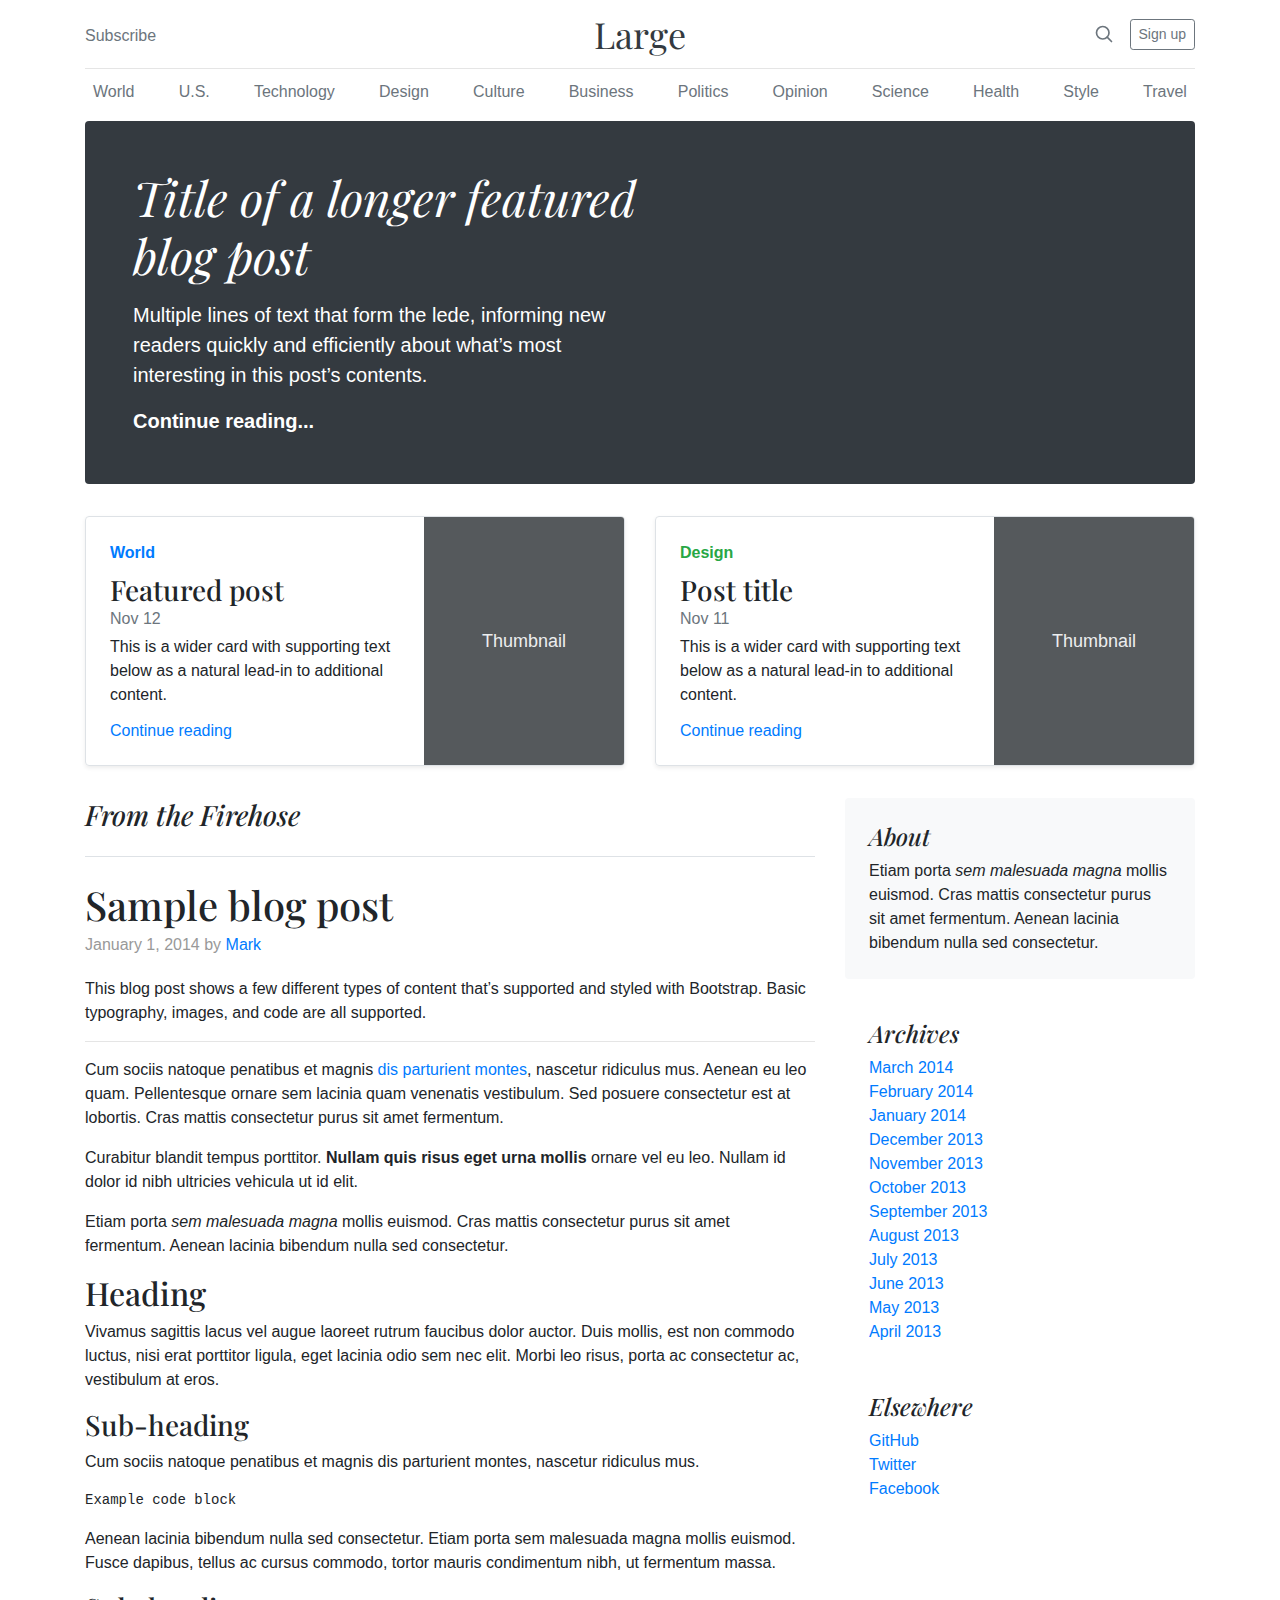
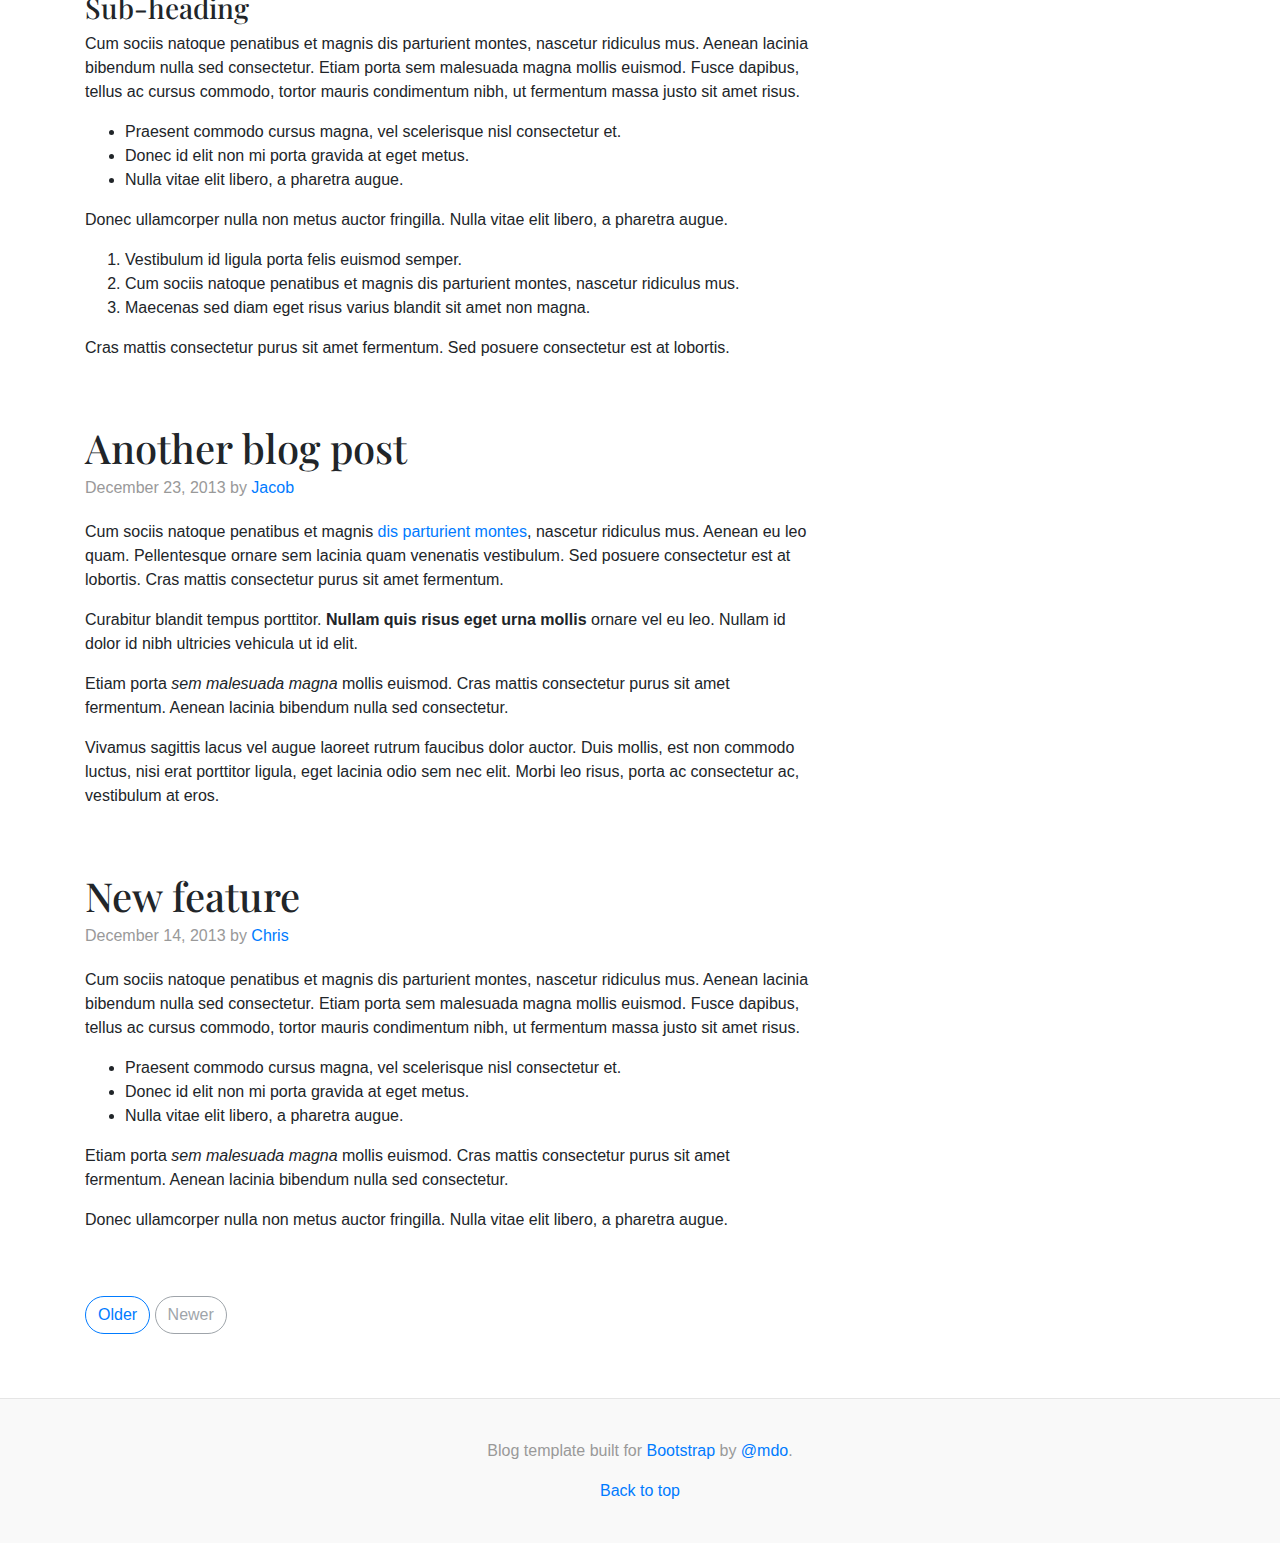
<file: static/assets/bootstrap-4.5.2-examples/blog/index.html>
<!doctype html>
<html lang="en">
  <head>
    <meta charset="utf-8">
    <meta name="viewport" content="width=device-width, initial-scale=1, shrink-to-fit=no">
    <meta name="description" content="">
    <meta name="author" content="Mark Otto, Jacob Thornton, and Bootstrap contributors">
    <meta name="generator" content="Jekyll v4.1.1">
    <title>Blog Template · Bootstrap</title>

    <link rel="canonical" href="https://getbootstrap.com/docs/4.5/examples/blog/">

    <!-- Bootstrap core CSS -->
<link href="../assets/dist/css/bootstrap.min.css" rel="stylesheet">

    <style>
      .bd-placeholder-img {
        font-size: 1.125rem;
        text-anchor: middle;
        -webkit-user-select: none;
        -moz-user-select: none;
        -ms-user-select: none;
        user-select: none;
      }

      @media (min-width: 768px) {
        .bd-placeholder-img-lg {
          font-size: 3.5rem;
        }
      }
    </style>
    <!-- Custom styles for this template -->
    <link href="https://fonts.googleapis.com/css?family=Playfair+Display:700,900" rel="stylesheet">
    <!-- Custom styles for this template -->
    <link href="blog.css" rel="stylesheet">
  </head>
  <body>
    <div class="container">
  <header class="blog-header py-3">
    <div class="row flex-nowrap justify-content-between align-items-center">
      <div class="col-4 pt-1">
        <a class="text-muted" href="#">Subscribe</a>
      </div>
      <div class="col-4 text-center">
        <a class="blog-header-logo text-dark" href="#">Large</a>
      </div>
      <div class="col-4 d-flex justify-content-end align-items-center">
        <a class="text-muted" href="#" aria-label="Search">
          <svg xmlns="http://www.w3.org/2000/svg" width="20" height="20" fill="none" stroke="currentColor" stroke-linecap="round" stroke-linejoin="round" stroke-width="2" class="mx-3" role="img" viewBox="0 0 24 24" focusable="false"><title>Search</title><circle cx="10.5" cy="10.5" r="7.5"/><path d="M21 21l-5.2-5.2"/></svg>
        </a>
        <a class="btn btn-sm btn-outline-secondary" href="#">Sign up</a>
      </div>
    </div>
  </header>

  <div class="nav-scroller py-1 mb-2">
    <nav class="nav d-flex justify-content-between">
      <a class="p-2 text-muted" href="#">World</a>
      <a class="p-2 text-muted" href="#">U.S.</a>
      <a class="p-2 text-muted" href="#">Technology</a>
      <a class="p-2 text-muted" href="#">Design</a>
      <a class="p-2 text-muted" href="#">Culture</a>
      <a class="p-2 text-muted" href="#">Business</a>
      <a class="p-2 text-muted" href="#">Politics</a>
      <a class="p-2 text-muted" href="#">Opinion</a>
      <a class="p-2 text-muted" href="#">Science</a>
      <a class="p-2 text-muted" href="#">Health</a>
      <a class="p-2 text-muted" href="#">Style</a>
      <a class="p-2 text-muted" href="#">Travel</a>
    </nav>
  </div>

  <div class="jumbotron p-4 p-md-5 text-white rounded bg-dark">
    <div class="col-md-6 px-0">
      <h1 class="display-4 font-italic">Title of a longer featured blog post</h1>
      <p class="lead my-3">Multiple lines of text that form the lede, informing new readers quickly and efficiently about what’s most interesting in this post’s contents.</p>
      <p class="lead mb-0"><a href="#" class="text-white font-weight-bold">Continue reading...</a></p>
    </div>
  </div>

  <div class="row mb-2">
    <div class="col-md-6">
      <div class="row no-gutters border rounded overflow-hidden flex-md-row mb-4 shadow-sm h-md-250 position-relative">
        <div class="col p-4 d-flex flex-column position-static">
          <strong class="d-inline-block mb-2 text-primary">World</strong>
          <h3 class="mb-0">Featured post</h3>
          <div class="mb-1 text-muted">Nov 12</div>
          <p class="card-text mb-auto">This is a wider card with supporting text below as a natural lead-in to additional content.</p>
          <a href="#" class="stretched-link">Continue reading</a>
        </div>
        <div class="col-auto d-none d-lg-block">
          <svg class="bd-placeholder-img" width="200" height="250" xmlns="http://www.w3.org/2000/svg" preserveAspectRatio="xMidYMid slice" focusable="false" role="img" aria-label="Placeholder: Thumbnail"><title>Placeholder</title><rect width="100%" height="100%" fill="#55595c"/><text x="50%" y="50%" fill="#eceeef" dy=".3em">Thumbnail</text></svg>
        </div>
      </div>
    </div>
    <div class="col-md-6">
      <div class="row no-gutters border rounded overflow-hidden flex-md-row mb-4 shadow-sm h-md-250 position-relative">
        <div class="col p-4 d-flex flex-column position-static">
          <strong class="d-inline-block mb-2 text-success">Design</strong>
          <h3 class="mb-0">Post title</h3>
          <div class="mb-1 text-muted">Nov 11</div>
          <p class="mb-auto">This is a wider card with supporting text below as a natural lead-in to additional content.</p>
          <a href="#" class="stretched-link">Continue reading</a>
        </div>
        <div class="col-auto d-none d-lg-block">
          <svg class="bd-placeholder-img" width="200" height="250" xmlns="http://www.w3.org/2000/svg" preserveAspectRatio="xMidYMid slice" focusable="false" role="img" aria-label="Placeholder: Thumbnail"><title>Placeholder</title><rect width="100%" height="100%" fill="#55595c"/><text x="50%" y="50%" fill="#eceeef" dy=".3em">Thumbnail</text></svg>
        </div>
      </div>
    </div>
  </div>
</div>

<main role="main" class="container">
  <div class="row">
    <div class="col-md-8 blog-main">
      <h3 class="pb-4 mb-4 font-italic border-bottom">
        From the Firehose
      </h3>

      <div class="blog-post">
        <h2 class="blog-post-title">Sample blog post</h2>
        <p class="blog-post-meta">January 1, 2014 by <a href="#">Mark</a></p>

        <p>This blog post shows a few different types of content that’s supported and styled with Bootstrap. Basic typography, images, and code are all supported.</p>
        <hr>
        <p>Cum sociis natoque penatibus et magnis <a href="#">dis parturient montes</a>, nascetur ridiculus mus. Aenean eu leo quam. Pellentesque ornare sem lacinia quam venenatis vestibulum. Sed posuere consectetur est at lobortis. Cras mattis consectetur purus sit amet fermentum.</p>
        <blockquote>
          <p>Curabitur blandit tempus porttitor. <strong>Nullam quis risus eget urna mollis</strong> ornare vel eu leo. Nullam id dolor id nibh ultricies vehicula ut id elit.</p>
        </blockquote>
        <p>Etiam porta <em>sem malesuada magna</em> mollis euismod. Cras mattis consectetur purus sit amet fermentum. Aenean lacinia bibendum nulla sed consectetur.</p>
        <h2>Heading</h2>
        <p>Vivamus sagittis lacus vel augue laoreet rutrum faucibus dolor auctor. Duis mollis, est non commodo luctus, nisi erat porttitor ligula, eget lacinia odio sem nec elit. Morbi leo risus, porta ac consectetur ac, vestibulum at eros.</p>
        <h3>Sub-heading</h3>
        <p>Cum sociis natoque penatibus et magnis dis parturient montes, nascetur ridiculus mus.</p>
        <pre><code>Example code block</code></pre>
        <p>Aenean lacinia bibendum nulla sed consectetur. Etiam porta sem malesuada magna mollis euismod. Fusce dapibus, tellus ac cursus commodo, tortor mauris condimentum nibh, ut fermentum massa.</p>
        <h3>Sub-heading</h3>
        <p>Cum sociis natoque penatibus et magnis dis parturient montes, nascetur ridiculus mus. Aenean lacinia bibendum nulla sed consectetur. Etiam porta sem malesuada magna mollis euismod. Fusce dapibus, tellus ac cursus commodo, tortor mauris condimentum nibh, ut fermentum massa justo sit amet risus.</p>
        <ul>
          <li>Praesent commodo cursus magna, vel scelerisque nisl consectetur et.</li>
          <li>Donec id elit non mi porta gravida at eget metus.</li>
          <li>Nulla vitae elit libero, a pharetra augue.</li>
        </ul>
        <p>Donec ullamcorper nulla non metus auctor fringilla. Nulla vitae elit libero, a pharetra augue.</p>
        <ol>
          <li>Vestibulum id ligula porta felis euismod semper.</li>
          <li>Cum sociis natoque penatibus et magnis dis parturient montes, nascetur ridiculus mus.</li>
          <li>Maecenas sed diam eget risus varius blandit sit amet non magna.</li>
        </ol>
        <p>Cras mattis consectetur purus sit amet fermentum. Sed posuere consectetur est at lobortis.</p>
      </div><!-- /.blog-post -->

      <div class="blog-post">
        <h2 class="blog-post-title">Another blog post</h2>
        <p class="blog-post-meta">December 23, 2013 by <a href="#">Jacob</a></p>

        <p>Cum sociis natoque penatibus et magnis <a href="#">dis parturient montes</a>, nascetur ridiculus mus. Aenean eu leo quam. Pellentesque ornare sem lacinia quam venenatis vestibulum. Sed posuere consectetur est at lobortis. Cras mattis consectetur purus sit amet fermentum.</p>
        <blockquote>
          <p>Curabitur blandit tempus porttitor. <strong>Nullam quis risus eget urna mollis</strong> ornare vel eu leo. Nullam id dolor id nibh ultricies vehicula ut id elit.</p>
        </blockquote>
        <p>Etiam porta <em>sem malesuada magna</em> mollis euismod. Cras mattis consectetur purus sit amet fermentum. Aenean lacinia bibendum nulla sed consectetur.</p>
        <p>Vivamus sagittis lacus vel augue laoreet rutrum faucibus dolor auctor. Duis mollis, est non commodo luctus, nisi erat porttitor ligula, eget lacinia odio sem nec elit. Morbi leo risus, porta ac consectetur ac, vestibulum at eros.</p>
      </div><!-- /.blog-post -->

      <div class="blog-post">
        <h2 class="blog-post-title">New feature</h2>
        <p class="blog-post-meta">December 14, 2013 by <a href="#">Chris</a></p>

        <p>Cum sociis natoque penatibus et magnis dis parturient montes, nascetur ridiculus mus. Aenean lacinia bibendum nulla sed consectetur. Etiam porta sem malesuada magna mollis euismod. Fusce dapibus, tellus ac cursus commodo, tortor mauris condimentum nibh, ut fermentum massa justo sit amet risus.</p>
        <ul>
          <li>Praesent commodo cursus magna, vel scelerisque nisl consectetur et.</li>
          <li>Donec id elit non mi porta gravida at eget metus.</li>
          <li>Nulla vitae elit libero, a pharetra augue.</li>
        </ul>
        <p>Etiam porta <em>sem malesuada magna</em> mollis euismod. Cras mattis consectetur purus sit amet fermentum. Aenean lacinia bibendum nulla sed consectetur.</p>
        <p>Donec ullamcorper nulla non metus auctor fringilla. Nulla vitae elit libero, a pharetra augue.</p>
      </div><!-- /.blog-post -->

      <nav class="blog-pagination">
        <a class="btn btn-outline-primary" href="#">Older</a>
        <a class="btn btn-outline-secondary disabled" href="#" tabindex="-1" aria-disabled="true">Newer</a>
      </nav>

    </div><!-- /.blog-main -->

    <aside class="col-md-4 blog-sidebar">
      <div class="p-4 mb-3 bg-light rounded">
        <h4 class="font-italic">About</h4>
        <p class="mb-0">Etiam porta <em>sem malesuada magna</em> mollis euismod. Cras mattis consectetur purus sit amet fermentum. Aenean lacinia bibendum nulla sed consectetur.</p>
      </div>

      <div class="p-4">
        <h4 class="font-italic">Archives</h4>
        <ol class="list-unstyled mb-0">
          <li><a href="#">March 2014</a></li>
          <li><a href="#">February 2014</a></li>
          <li><a href="#">January 2014</a></li>
          <li><a href="#">December 2013</a></li>
          <li><a href="#">November 2013</a></li>
          <li><a href="#">October 2013</a></li>
          <li><a href="#">September 2013</a></li>
          <li><a href="#">August 2013</a></li>
          <li><a href="#">July 2013</a></li>
          <li><a href="#">June 2013</a></li>
          <li><a href="#">May 2013</a></li>
          <li><a href="#">April 2013</a></li>
        </ol>
      </div>

      <div class="p-4">
        <h4 class="font-italic">Elsewhere</h4>
        <ol class="list-unstyled">
          <li><a href="#">GitHub</a></li>
          <li><a href="#">Twitter</a></li>
          <li><a href="#">Facebook</a></li>
        </ol>
      </div>
    </aside><!-- /.blog-sidebar -->

  </div><!-- /.row -->

</main><!-- /.container -->

<footer class="blog-footer">
  <p>Blog template built for <a href="https://getbootstrap.com/">Bootstrap</a> by <a href="https://twitter.com/mdo">@mdo</a>.</p>
  <p>
    <a href="#">Back to top</a>
  </p>
</footer>
</body>
</html>
</file>
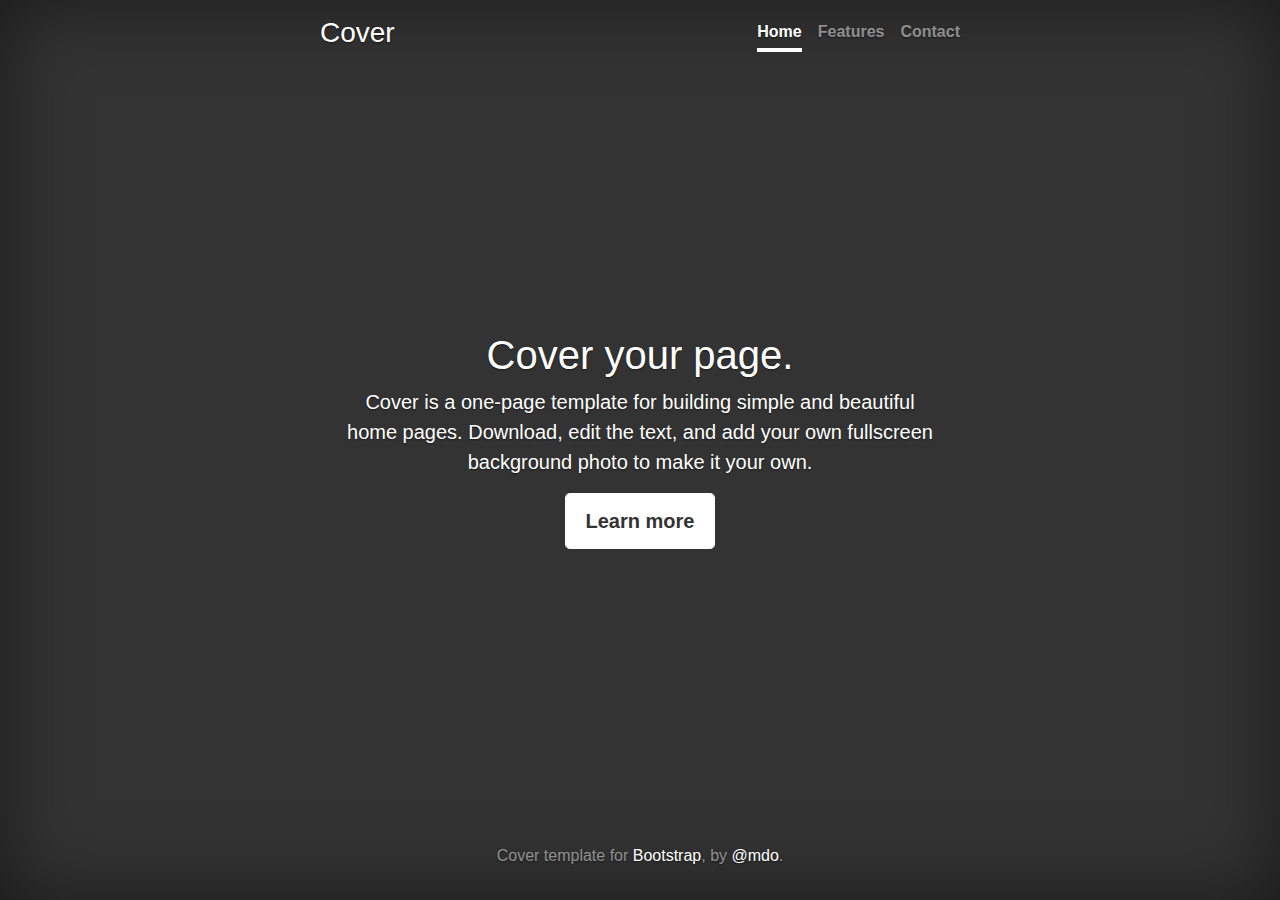
<file: static/assets/bootstrap-4.5.2-examples/cover/index.html>
<!doctype html>
<html lang="en">
  <head>
    <meta charset="utf-8">
    <meta name="viewport" content="width=device-width, initial-scale=1, shrink-to-fit=no">
    <meta name="description" content="">
    <meta name="author" content="Mark Otto, Jacob Thornton, and Bootstrap contributors">
    <meta name="generator" content="Jekyll v4.1.1">
    <title>Cover Template · Bootstrap</title>

    <link rel="canonical" href="https://getbootstrap.com/docs/4.5/examples/cover/">

    <!-- Bootstrap core CSS -->
<link href="../assets/dist/css/bootstrap.min.css" rel="stylesheet">

    <style>
      .bd-placeholder-img {
        font-size: 1.125rem;
        text-anchor: middle;
        -webkit-user-select: none;
        -moz-user-select: none;
        -ms-user-select: none;
        user-select: none;
      }

      @media (min-width: 768px) {
        .bd-placeholder-img-lg {
          font-size: 3.5rem;
        }
      }
    </style>
    <!-- Custom styles for this template -->
    <link href="cover.css" rel="stylesheet">
  </head>
  <body class="text-center">
    <div class="cover-container d-flex w-100 h-100 p-3 mx-auto flex-column">
  <header class="masthead mb-auto">
    <div class="inner">
      <h3 class="masthead-brand">Cover</h3>
      <nav class="nav nav-masthead justify-content-center">
        <a class="nav-link active" href="#">Home</a>
        <a class="nav-link" href="#">Features</a>
        <a class="nav-link" href="#">Contact</a>
      </nav>
    </div>
  </header>

  <main role="main" class="inner cover">
    <h1 class="cover-heading">Cover your page.</h1>
    <p class="lead">Cover is a one-page template for building simple and beautiful home pages. Download, edit the text, and add your own fullscreen background photo to make it your own.</p>
    <p class="lead">
      <a href="#" class="btn btn-lg btn-secondary">Learn more</a>
    </p>
  </main>

  <footer class="mastfoot mt-auto">
    <div class="inner">
      <p>Cover template for <a href="https://getbootstrap.com/">Bootstrap</a>, by <a href="https://twitter.com/mdo">@mdo</a>.</p>
    </div>
  </footer>
</div>
</body>
</html>
</file>
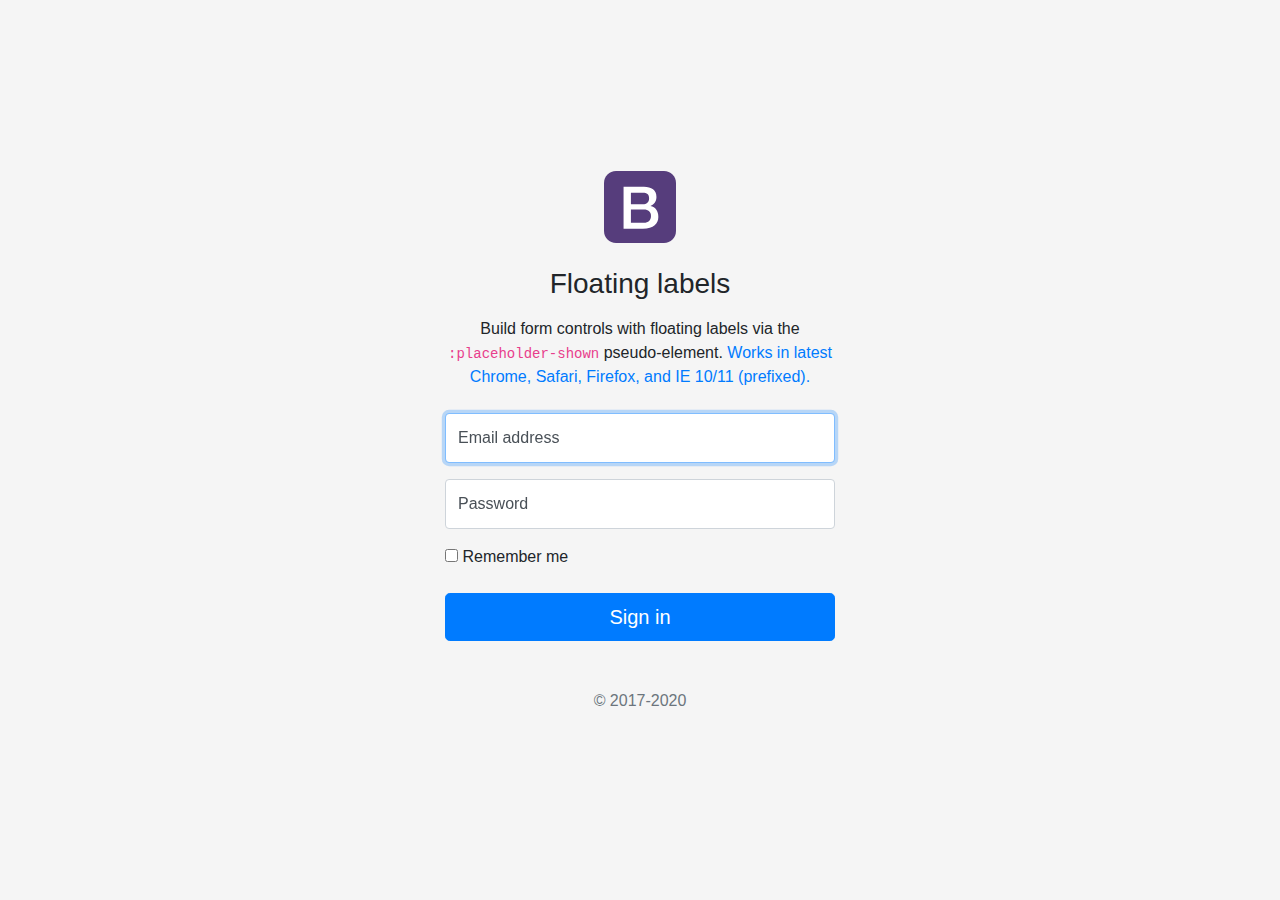
<file: static/assets/bootstrap-4.5.2-examples/floating-labels/index.html>
<!doctype html>
<html lang="en">
  <head>
    <meta charset="utf-8">
    <meta name="viewport" content="width=device-width, initial-scale=1, shrink-to-fit=no">
    <meta name="description" content="">
    <meta name="author" content="Mark Otto, Jacob Thornton, and Bootstrap contributors">
    <meta name="generator" content="Jekyll v4.1.1">
    <title>Floating labels example · Bootstrap</title>

    <link rel="canonical" href="https://getbootstrap.com/docs/4.5/examples/floating-labels/">

    <!-- Bootstrap core CSS -->
<link href="../assets/dist/css/bootstrap.min.css" rel="stylesheet">

    <style>
      .bd-placeholder-img {
        font-size: 1.125rem;
        text-anchor: middle;
        -webkit-user-select: none;
        -moz-user-select: none;
        -ms-user-select: none;
        user-select: none;
      }

      @media (min-width: 768px) {
        .bd-placeholder-img-lg {
          font-size: 3.5rem;
        }
      }
    </style>
    <!-- Custom styles for this template -->
    <link href="floating-labels.css" rel="stylesheet">
  </head>
  <body>
    <form class="form-signin">
  <div class="text-center mb-4">
    <img class="mb-4" src="../assets/brand/bootstrap-solid.svg" alt="" width="72" height="72">
    <h1 class="h3 mb-3 font-weight-normal">Floating labels</h1>
    <p>Build form controls with floating labels via the <code>:placeholder-shown</code> pseudo-element. <a href="https://caniuse.com/#feat=css-placeholder-shown">Works in latest Chrome, Safari, Firefox, and IE 10/11 (prefixed).</a></p>
  </div>

  <div class="form-label-group">
    <input type="email" id="inputEmail" class="form-control" placeholder="Email address" required autofocus>
    <label for="inputEmail">Email address</label>
  </div>

  <div class="form-label-group">
    <input type="password" id="inputPassword" class="form-control" placeholder="Password" required>
    <label for="inputPassword">Password</label>
  </div>

  <div class="checkbox mb-3">
    <label>
      <input type="checkbox" value="remember-me"> Remember me
    </label>
  </div>
  <button class="btn btn-lg btn-primary btn-block" type="submit">Sign in</button>
  <p class="mt-5 mb-3 text-muted text-center">&copy; 2017-2020</p>
</form>
</body>
</html>
</file>
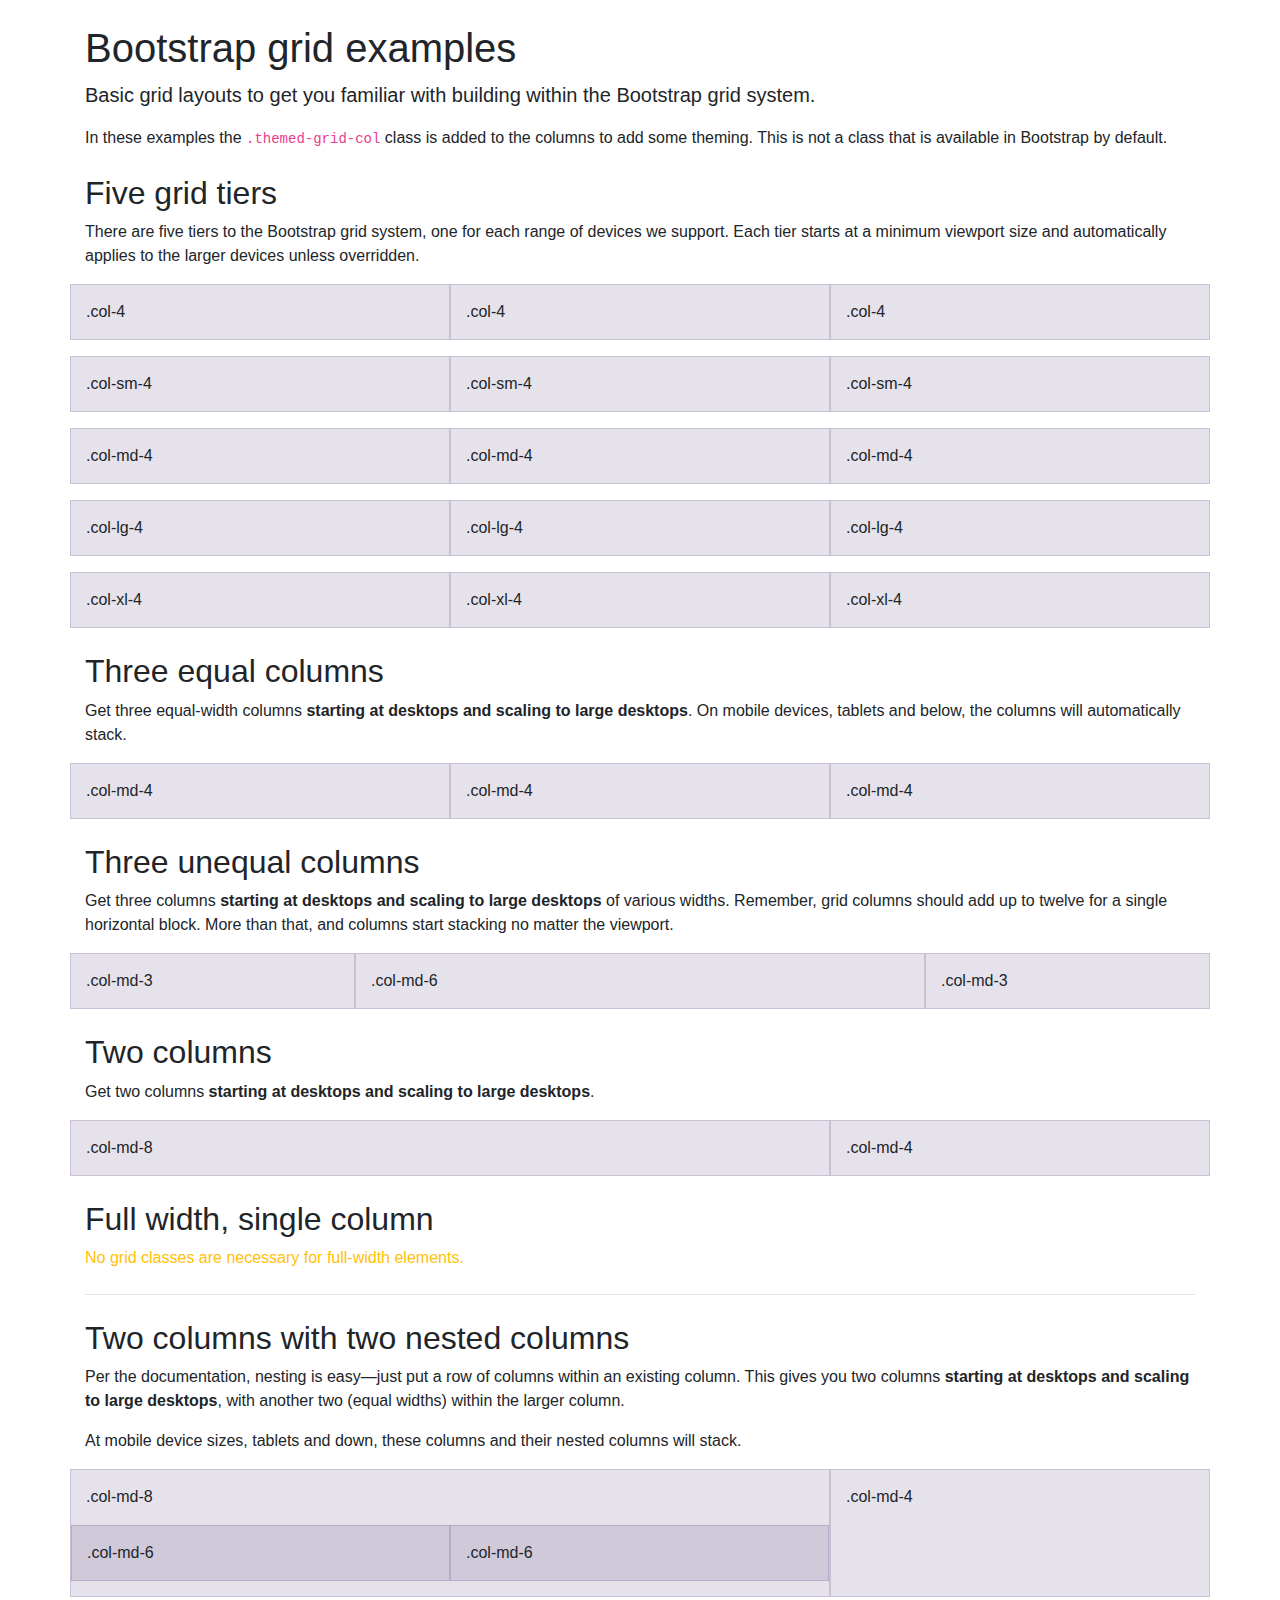
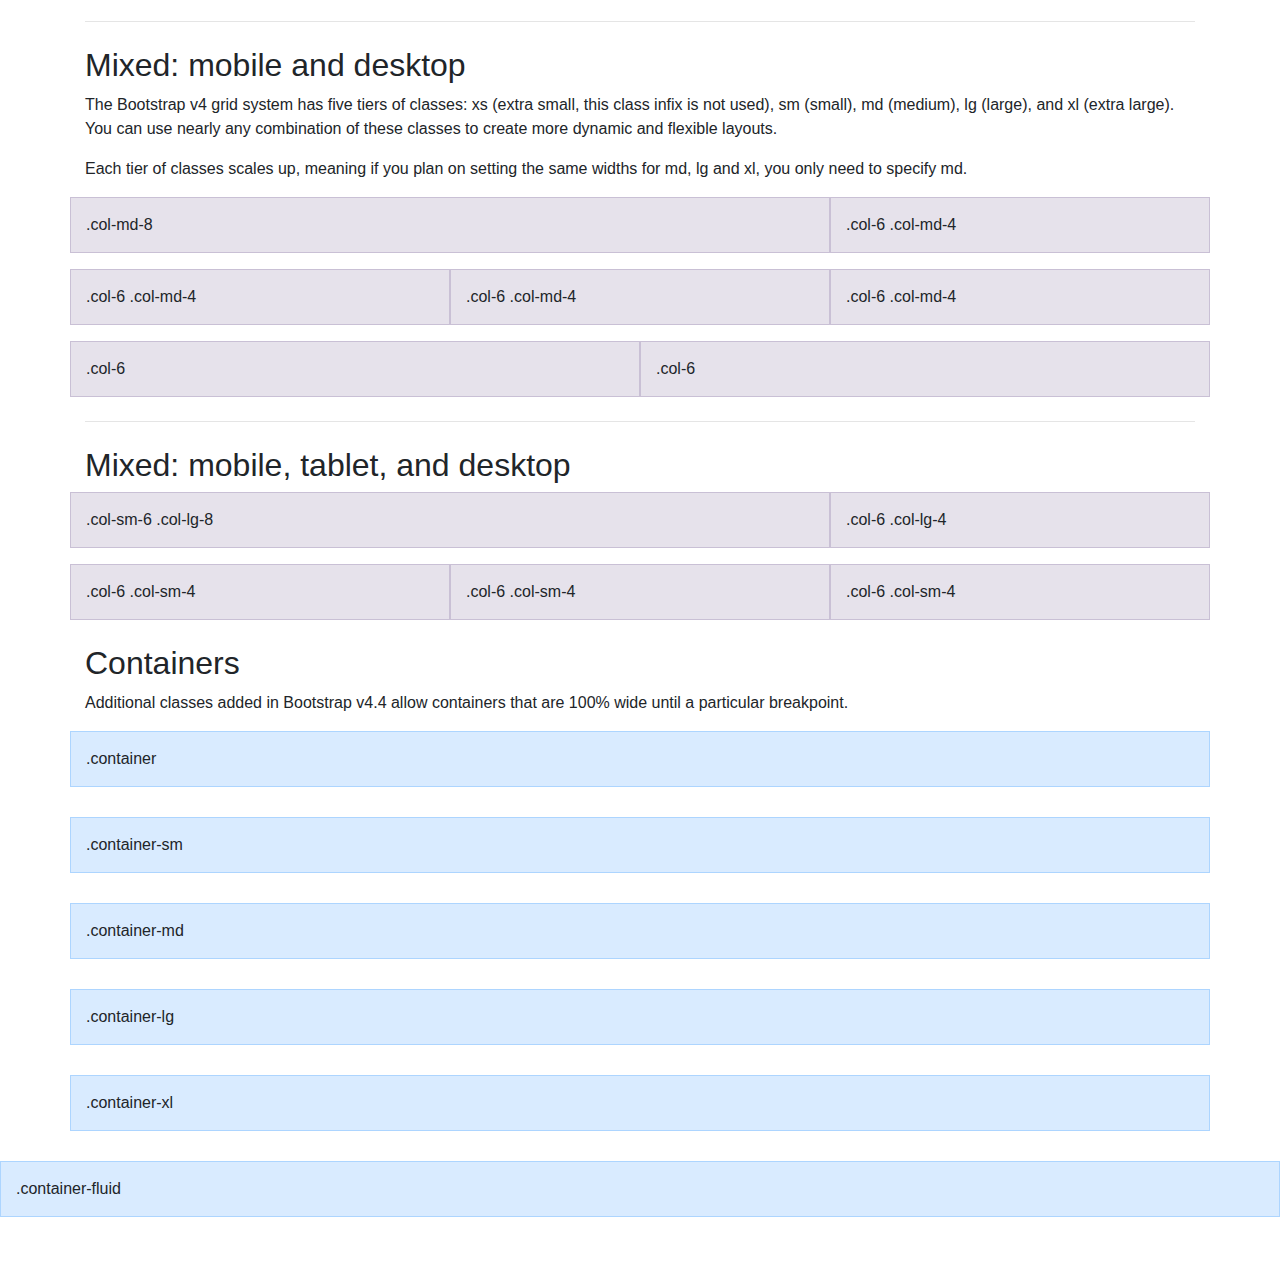
<file: static/assets/bootstrap-4.5.2-examples/grid/index.html>
<!doctype html>
<html lang="en">
  <head>
    <meta charset="utf-8">
    <meta name="viewport" content="width=device-width, initial-scale=1, shrink-to-fit=no">
    <meta name="description" content="">
    <meta name="author" content="Mark Otto, Jacob Thornton, and Bootstrap contributors">
    <meta name="generator" content="Jekyll v4.1.1">
    <title>Grid Template · Bootstrap</title>

    <link rel="canonical" href="https://getbootstrap.com/docs/4.5/examples/grid/">

    <!-- Bootstrap core CSS -->
<link href="../assets/dist/css/bootstrap.min.css" rel="stylesheet">

    <style>
      .bd-placeholder-img {
        font-size: 1.125rem;
        text-anchor: middle;
        -webkit-user-select: none;
        -moz-user-select: none;
        -ms-user-select: none;
        user-select: none;
      }

      @media (min-width: 768px) {
        .bd-placeholder-img-lg {
          font-size: 3.5rem;
        }
      }
    </style>
    <!-- Custom styles for this template -->
    <link href="grid.css" rel="stylesheet">
  </head>
  <body class="py-4">
    <div class="container">

  <h1>Bootstrap grid examples</h1>
  <p class="lead">Basic grid layouts to get you familiar with building within the Bootstrap grid system.</p>
  <p>In these examples the <code>.themed-grid-col</code> class is added to the columns to add some theming. This is not a class that is available in Bootstrap by default.</p>

  <h2 class="mt-4">Five grid tiers</h2>
  <p>There are five tiers to the Bootstrap grid system, one for each range of devices we support. Each tier starts at a minimum viewport size and automatically applies to the larger devices unless overridden.</p>

  <div class="row mb-3">
    <div class="col-4 themed-grid-col">.col-4</div>
    <div class="col-4 themed-grid-col">.col-4</div>
    <div class="col-4 themed-grid-col">.col-4</div>
  </div>

  <div class="row mb-3">
    <div class="col-sm-4 themed-grid-col">.col-sm-4</div>
    <div class="col-sm-4 themed-grid-col">.col-sm-4</div>
    <div class="col-sm-4 themed-grid-col">.col-sm-4</div>
  </div>

  <div class="row mb-3">
    <div class="col-md-4 themed-grid-col">.col-md-4</div>
    <div class="col-md-4 themed-grid-col">.col-md-4</div>
    <div class="col-md-4 themed-grid-col">.col-md-4</div>
  </div>

  <div class="row mb-3">
    <div class="col-lg-4 themed-grid-col">.col-lg-4</div>
    <div class="col-lg-4 themed-grid-col">.col-lg-4</div>
    <div class="col-lg-4 themed-grid-col">.col-lg-4</div>
  </div>

  <div class="row mb-3">
    <div class="col-xl-4 themed-grid-col">.col-xl-4</div>
    <div class="col-xl-4 themed-grid-col">.col-xl-4</div>
    <div class="col-xl-4 themed-grid-col">.col-xl-4</div>
  </div>

  <h2 class="mt-4">Three equal columns</h2>
  <p>Get three equal-width columns <strong>starting at desktops and scaling to large desktops</strong>. On mobile devices, tablets and below, the columns will automatically stack.</p>
  <div class="row mb-3">
    <div class="col-md-4 themed-grid-col">.col-md-4</div>
    <div class="col-md-4 themed-grid-col">.col-md-4</div>
    <div class="col-md-4 themed-grid-col">.col-md-4</div>
  </div>

  <h2 class="mt-4">Three unequal columns</h2>
  <p>Get three columns <strong>starting at desktops and scaling to large desktops</strong> of various widths. Remember, grid columns should add up to twelve for a single horizontal block. More than that, and columns start stacking no matter the viewport.</p>
  <div class="row mb-3">
    <div class="col-md-3 themed-grid-col">.col-md-3</div>
    <div class="col-md-6 themed-grid-col">.col-md-6</div>
    <div class="col-md-3 themed-grid-col">.col-md-3</div>
  </div>

  <h2 class="mt-4">Two columns</h2>
  <p>Get two columns <strong>starting at desktops and scaling to large desktops</strong>.</p>
  <div class="row mb-3">
    <div class="col-md-8 themed-grid-col">.col-md-8</div>
    <div class="col-md-4 themed-grid-col">.col-md-4</div>
  </div>

  <h2 class="mt-4">Full width, single column</h2>
  <p class="text-warning">
    No grid classes are necessary for full-width elements.
  </p>

  <hr class="my-4">

  <h2 class="mt-4">Two columns with two nested columns</h2>
  <p>Per the documentation, nesting is easy—just put a row of columns within an existing column. This gives you two columns <strong>starting at desktops and scaling to large desktops</strong>, with another two (equal widths) within the larger column.</p>
  <p>At mobile device sizes, tablets and down, these columns and their nested columns will stack.</p>
  <div class="row mb-3">
    <div class="col-md-8 themed-grid-col">
      <div class="pb-3">
        .col-md-8
      </div>
      <div class="row">
        <div class="col-md-6 themed-grid-col">.col-md-6</div>
        <div class="col-md-6 themed-grid-col">.col-md-6</div>
      </div>
    </div>
    <div class="col-md-4 themed-grid-col">.col-md-4</div>
  </div>

  <hr class="my-4">

  <h2 class="mt-4">Mixed: mobile and desktop</h2>
  <p>The Bootstrap v4 grid system has five tiers of classes: xs (extra small, this class infix is not used), sm (small), md (medium), lg (large), and xl (extra large). You can use nearly any combination of these classes to create more dynamic and flexible layouts.</p>
  <p>Each tier of classes scales up, meaning if you plan on setting the same widths for md, lg and xl, you only need to specify md.</p>
  <div class="row mb-3">
    <div class="col-md-8 themed-grid-col">.col-md-8</div>
    <div class="col-6 col-md-4 themed-grid-col">.col-6 .col-md-4</div>
  </div>
  <div class="row mb-3">
    <div class="col-6 col-md-4 themed-grid-col">.col-6 .col-md-4</div>
    <div class="col-6 col-md-4 themed-grid-col">.col-6 .col-md-4</div>
    <div class="col-6 col-md-4 themed-grid-col">.col-6 .col-md-4</div>
  </div>
  <div class="row mb-3">
    <div class="col-6 themed-grid-col">.col-6</div>
    <div class="col-6 themed-grid-col">.col-6</div>
  </div>

  <hr class="my-4">

  <h2 class="mt-4">Mixed: mobile, tablet, and desktop</h2>
  <div class="row mb-3">
    <div class="col-sm-6 col-lg-8 themed-grid-col">.col-sm-6 .col-lg-8</div>
    <div class="col-6 col-lg-4 themed-grid-col">.col-6 .col-lg-4</div>
  </div>
  <div class="row mb-3">
    <div class="col-6 col-sm-4 themed-grid-col">.col-6 .col-sm-4</div>
    <div class="col-6 col-sm-4 themed-grid-col">.col-6 .col-sm-4</div>
    <div class="col-6 col-sm-4 themed-grid-col">.col-6 .col-sm-4</div>
  </div>

</div>

<div class="container" id="containers">
  <h2 class="mt-4">Containers</h2>
  <p>Additional classes added in Bootstrap v4.4 allow containers that are 100% wide until a particular breakpoint.</p>
</div>

<div class="container themed-container">.container</div>
<div class="container-sm themed-container">.container-sm</div>
<div class="container-md themed-container">.container-md</div>
<div class="container-lg themed-container">.container-lg</div>
<div class="container-xl themed-container">.container-xl</div>
<div class="container-fluid themed-container">.container-fluid</div>
</body>
</html>
</file>
<file: static/assets/bootstrap-4.5.2-examples/blog/blog.css>
/* stylelint-disable selector-list-comma-newline-after */

.blog-header {
  line-height: 1;
  border-bottom: 1px solid #e5e5e5;
}

.blog-header-logo {
  font-family: "Playfair Display", Georgia, "Times New Roman", serif;
  font-size: 2.25rem;
}

.blog-header-logo:hover {
  text-decoration: none;
}

h1, h2, h3, h4, h5, h6 {
  font-family: "Playfair Display", Georgia, "Times New Roman", serif;
}

.display-4 {
  font-size: 2.5rem;
}
@media (min-width: 768px) {
  .display-4 {
    font-size: 3rem;
  }
}

.nav-scroller {
  position: relative;
  z-index: 2;
  height: 2.75rem;
  overflow-y: hidden;
}

.nav-scroller .nav {
  display: -ms-flexbox;
  display: flex;
  -ms-flex-wrap: nowrap;
  flex-wrap: nowrap;
  padding-bottom: 1rem;
  margin-top: -1px;
  overflow-x: auto;
  text-align: center;
  white-space: nowrap;
  -webkit-overflow-scrolling: touch;
}

.nav-scroller .nav-link {
  padding-top: .75rem;
  padding-bottom: .75rem;
  font-size: .875rem;
}

.card-img-right {
  height: 100%;
  border-radius: 0 3px 3px 0;
}

.flex-auto {
  -ms-flex: 0 0 auto;
  flex: 0 0 auto;
}

.h-250 { height: 250px; }
@media (min-width: 768px) {
  .h-md-250 { height: 250px; }
}

/* Pagination */
.blog-pagination {
  margin-bottom: 4rem;
}
.blog-pagination > .btn {
  border-radius: 2rem;
}

/*
 * Blog posts
 */
.blog-post {
  margin-bottom: 4rem;
}
.blog-post-title {
  margin-bottom: .25rem;
  font-size: 2.5rem;
}
.blog-post-meta {
  margin-bottom: 1.25rem;
  color: #999;
}

/*
 * Footer
 */
.blog-footer {
  padding: 2.5rem 0;
  color: #999;
  text-align: center;
  background-color: #f9f9f9;
  border-top: .05rem solid #e5e5e5;
}
.blog-footer p:last-child {
  margin-bottom: 0;
}
</file>
<file: static/assets/bootstrap-4.5.2-examples/cover/cover.css>
/*
 * Globals
 */

/* Links */
a,
a:focus,
a:hover {
  color: #fff;
}

/* Custom default button */
.btn-secondary,
.btn-secondary:hover,
.btn-secondary:focus {
  color: #333;
  text-shadow: none; /* Prevent inheritance from `body` */
  background-color: #fff;
  border: .05rem solid #fff;
}


/*
 * Base structure
 */

html,
body {
  height: 100%;
  background-color: #333;
}

body {
  display: -ms-flexbox;
  display: flex;
  color: #fff;
  text-shadow: 0 .05rem .1rem rgba(0, 0, 0, .5);
  box-shadow: inset 0 0 5rem rgba(0, 0, 0, .5);
}

.cover-container {
  max-width: 42em;
}


/*
 * Header
 */
.masthead {
  margin-bottom: 2rem;
}

.masthead-brand {
  margin-bottom: 0;
}

.nav-masthead .nav-link {
  padding: .25rem 0;
  font-weight: 700;
  color: rgba(255, 255, 255, .5);
  background-color: transparent;
  border-bottom: .25rem solid transparent;
}

.nav-masthead .nav-link:hover,
.nav-masthead .nav-link:focus {
  border-bottom-color: rgba(255, 255, 255, .25);
}

.nav-masthead .nav-link + .nav-link {
  margin-left: 1rem;
}

.nav-masthead .active {
  color: #fff;
  border-bottom-color: #fff;
}

@media (min-width: 48em) {
  .masthead-brand {
    float: left;
  }
  .nav-masthead {
    float: right;
  }
}


/*
 * Cover
 */
.cover {
  padding: 0 1.5rem;
}
.cover .btn-lg {
  padding: .75rem 1.25rem;
  font-weight: 700;
}


/*
 * Footer
 */
.mastfoot {
  color: rgba(255, 255, 255, .5);
}
</file>
<file: static/assets/bootstrap-4.5.2-examples/floating-labels/floating-labels.css>
html,
body {
  height: 100%;
}

body {
  display: -ms-flexbox;
  display: flex;
  -ms-flex-align: center;
  align-items: center;
  padding-top: 40px;
  padding-bottom: 40px;
  background-color: #f5f5f5;
}

.form-signin {
  width: 100%;
  max-width: 420px;
  padding: 15px;
  margin: auto;
}

.form-label-group {
  position: relative;
  margin-bottom: 1rem;
}

.form-label-group input,
.form-label-group label {
  height: 3.125rem;
  padding: .75rem;
}

.form-label-group label {
  position: absolute;
  top: 0;
  left: 0;
  display: block;
  width: 100%;
  margin-bottom: 0; /* Override default `<label>` margin */
  line-height: 1.5;
  color: #495057;
  pointer-events: none;
  cursor: text; /* Match the input under the label */
  border: 1px solid transparent;
  border-radius: .25rem;
  transition: all .1s ease-in-out;
}

.form-label-group input::-webkit-input-placeholder {
  color: transparent;
}

.form-label-group input::-moz-placeholder {
  color: transparent;
}

.form-label-group input:-ms-input-placeholder {
  color: transparent;
}

.form-label-group input::-ms-input-placeholder {
  color: transparent;
}

.form-label-group input::placeholder {
  color: transparent;
}

.form-label-group input:not(:-moz-placeholder-shown) {
  padding-top: 1.25rem;
  padding-bottom: .25rem;
}

.form-label-group input:not(:-ms-input-placeholder) {
  padding-top: 1.25rem;
  padding-bottom: .25rem;
}

.form-label-group input:not(:placeholder-shown) {
  padding-top: 1.25rem;
  padding-bottom: .25rem;
}

.form-label-group input:not(:-moz-placeholder-shown) ~ label {
  padding-top: .25rem;
  padding-bottom: .25rem;
  font-size: 12px;
  color: #777;
}

.form-label-group input:not(:-ms-input-placeholder) ~ label {
  padding-top: .25rem;
  padding-bottom: .25rem;
  font-size: 12px;
  color: #777;
}

.form-label-group input:not(:placeholder-shown) ~ label {
  padding-top: .25rem;
  padding-bottom: .25rem;
  font-size: 12px;
  color: #777;
}

/* Fallback for Edge
-------------------------------------------------- */
@supports (-ms-ime-align: auto) {
  .form-label-group {
    display: -ms-flexbox;
    display: flex;
    -ms-flex-direction: column-reverse;
    flex-direction: column-reverse;
  }

  .form-label-group label {
    position: static;
  }

  .form-label-group input::-ms-input-placeholder {
    color: #777;
  }
}
</file>
<file: static/assets/bootstrap-4.5.2-examples/grid/grid.css>
.themed-grid-col {
  padding-top: 15px;
  padding-bottom: 15px;
  background-color: rgba(86, 61, 124, .15);
  border: 1px solid rgba(86, 61, 124, .2);
}

.themed-container {
  padding: 15px;
  margin-bottom: 30px;
  background-color: rgba(0, 123, 255, .15);
  border: 1px solid rgba(0, 123, 255, .2);
}
</file>
